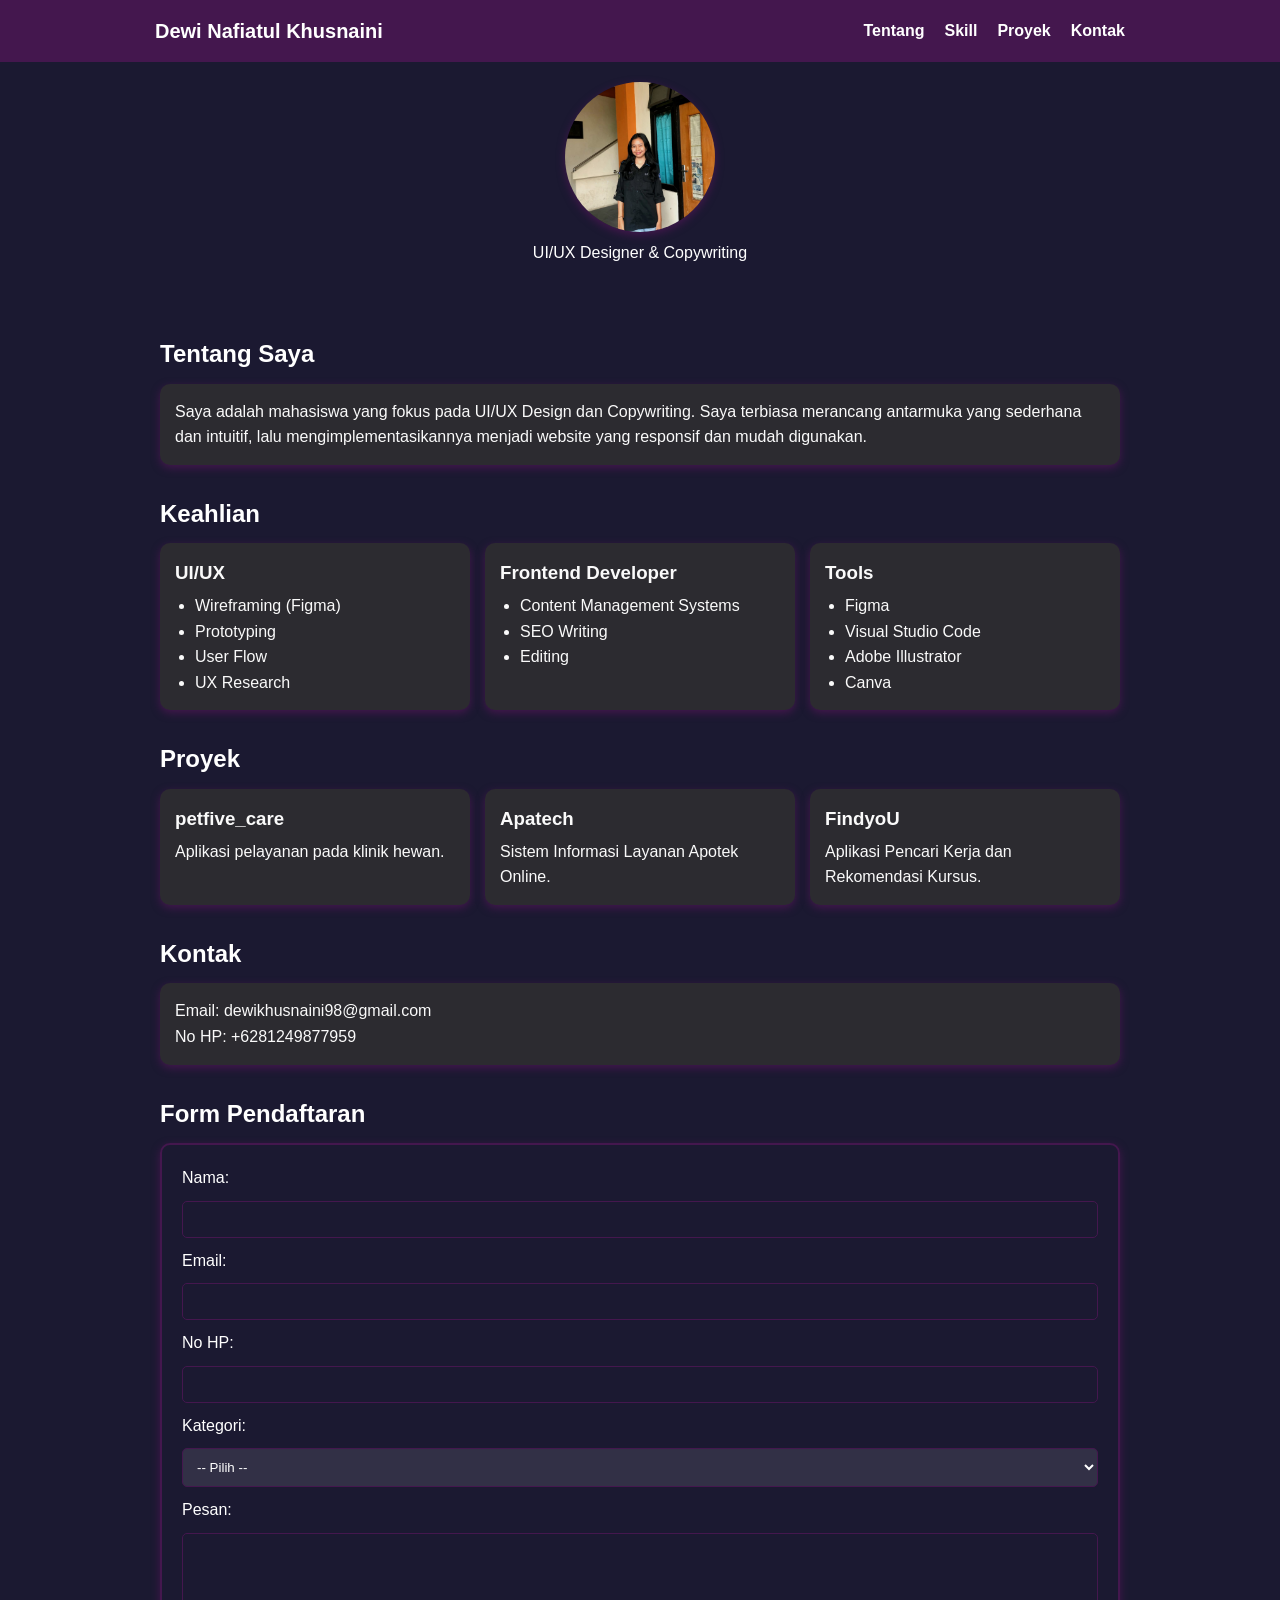
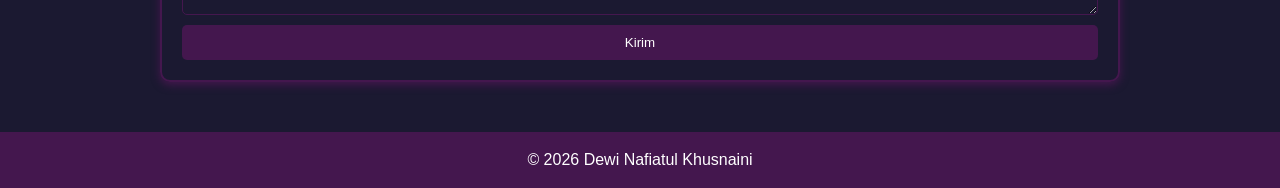
<file: LK-04/index.html>
<!DOCTYPE html>
<html lang="en">

<head>
    <meta charset="UTF-8">
    <meta name="viewport" content="width=device-width, initial-scale=1.0">
    <title>index</title>
    <link rel="stylesheet" href="style.css">
</head>

<body>

    <!-- HEADER / NAVBAR -->
    <header class="navbar">
        <div class="nav-container">

            <!-- KIRI -->
            <h1 class="logo">Dewi Nafiatul Khusnaini</h1>

            <!-- KANAN -->
            <nav>
                <ul class="nav-menu">
                    <li><a href="#tentang">Tentang</a></li>
                    <li><a href="#skill">Skill</a></li>
                    <li><a href="#proyek">Proyek</a></li>
                    <li><a href="#kontak">Kontak</a></li>
                </ul>
            </nav>

        </div>
    </header>

    <!-- HERO -->
    <section class="hero">
        <img src="dewi gen5.jpg" alt="Profile Image">
        <p>UI/UX Designer & Copywriting</p>
    </section>

    <!-- MAIN -->
    <main>

        <!-- Tentang -->
        <section id="tentang">
            <h2>Tentang Saya</h2>
            <article>
                <p>
                    Saya adalah mahasiswa yang fokus pada UI/UX Design dan Copywriting.
                    Saya terbiasa merancang antarmuka yang sederhana dan intuitif,
                    lalu mengimplementasikannya menjadi website yang responsif dan mudah digunakan.
                </p>
            </article>
        </section>

        <!-- Skill -->
        <section id="skill">
            <h2>Keahlian</h2>

            <div class="skill-container">
                <article>
                    <h3>UI/UX</h3>
                    <ul>
                        <li>Wireframing (Figma)</li>
                        <li>Prototyping</li>
                        <li>User Flow</li>
                        <li>UX Research</li>
                    </ul>
                </article>

                <article>
                    <h3>Frontend Developer</h3>
                    <ul>
                        <li>Content Management Systems</li>
                        <li>SEO Writing</li>
                        <li>Editing</li>
                    </ul>
                </article>

                <article>
                    <h3>Tools</h3>
                    <ul>
                        <li>Figma</li>
                        <li>Visual Studio Code</li>
                        <li>Adobe Illustrator</li>
                        <li>Canva</li>
                    </ul>
                </article>
            </div>
        </section>

        <!-- Project -->
        <section id="proyek">
            <h2>Proyek</h2>

            <div class="project-container">
                <article>
                    <h3>petfive_care</h3>
                    <p>Aplikasi pelayanan pada klinik hewan.</p>
                </article>

                <article>
                    <h3>Apatech</h3>
                    <p>Sistem Informasi Layanan Apotek Online.</p>
                </article>

                <article>
                    <h3>FindyoU</h3>
                    <p>Aplikasi Pencari Kerja dan Rekomendasi Kursus.</p>
                </article>
            </div>
        </section>

        <!-- Kontak -->
        <section id="kontak">
            <h2>Kontak</h2>
            <article>
                <p>Email: dewikhusnaini98@gmail.com</p>
                <p>No HP: +6281249877959</p>
            </article>
        </section>

        <!-- Form -->
        <section id="form">
            <h2>Form Pendaftaran</h2>

            <form id="formPendaftaran">
                <label>Nama:</label>
                <input type="text" required>

                <label>Email:</label>
                <input type="email" required>

                <label>No HP:</label>
                <input type="tel" required>

                <label>Kategori:</label>
                <select required>
                    <option>-- Pilih --</option>
                    <option>Web Desain</option>
                    <option>Desain</option>
                    <option>Jasa Copywriting</option>
                </select>

                <label>Pesan:</label>
                <textarea rows="4"></textarea>

                <button type="submit">Kirim</button>
            </form>
        </section>

    </main>

    <!-- Footer -->
    <footer>
        <p>&copy; 2026 Dewi Nafiatul Khusnaini</p>
    </footer>

</body>

</html>
</file>
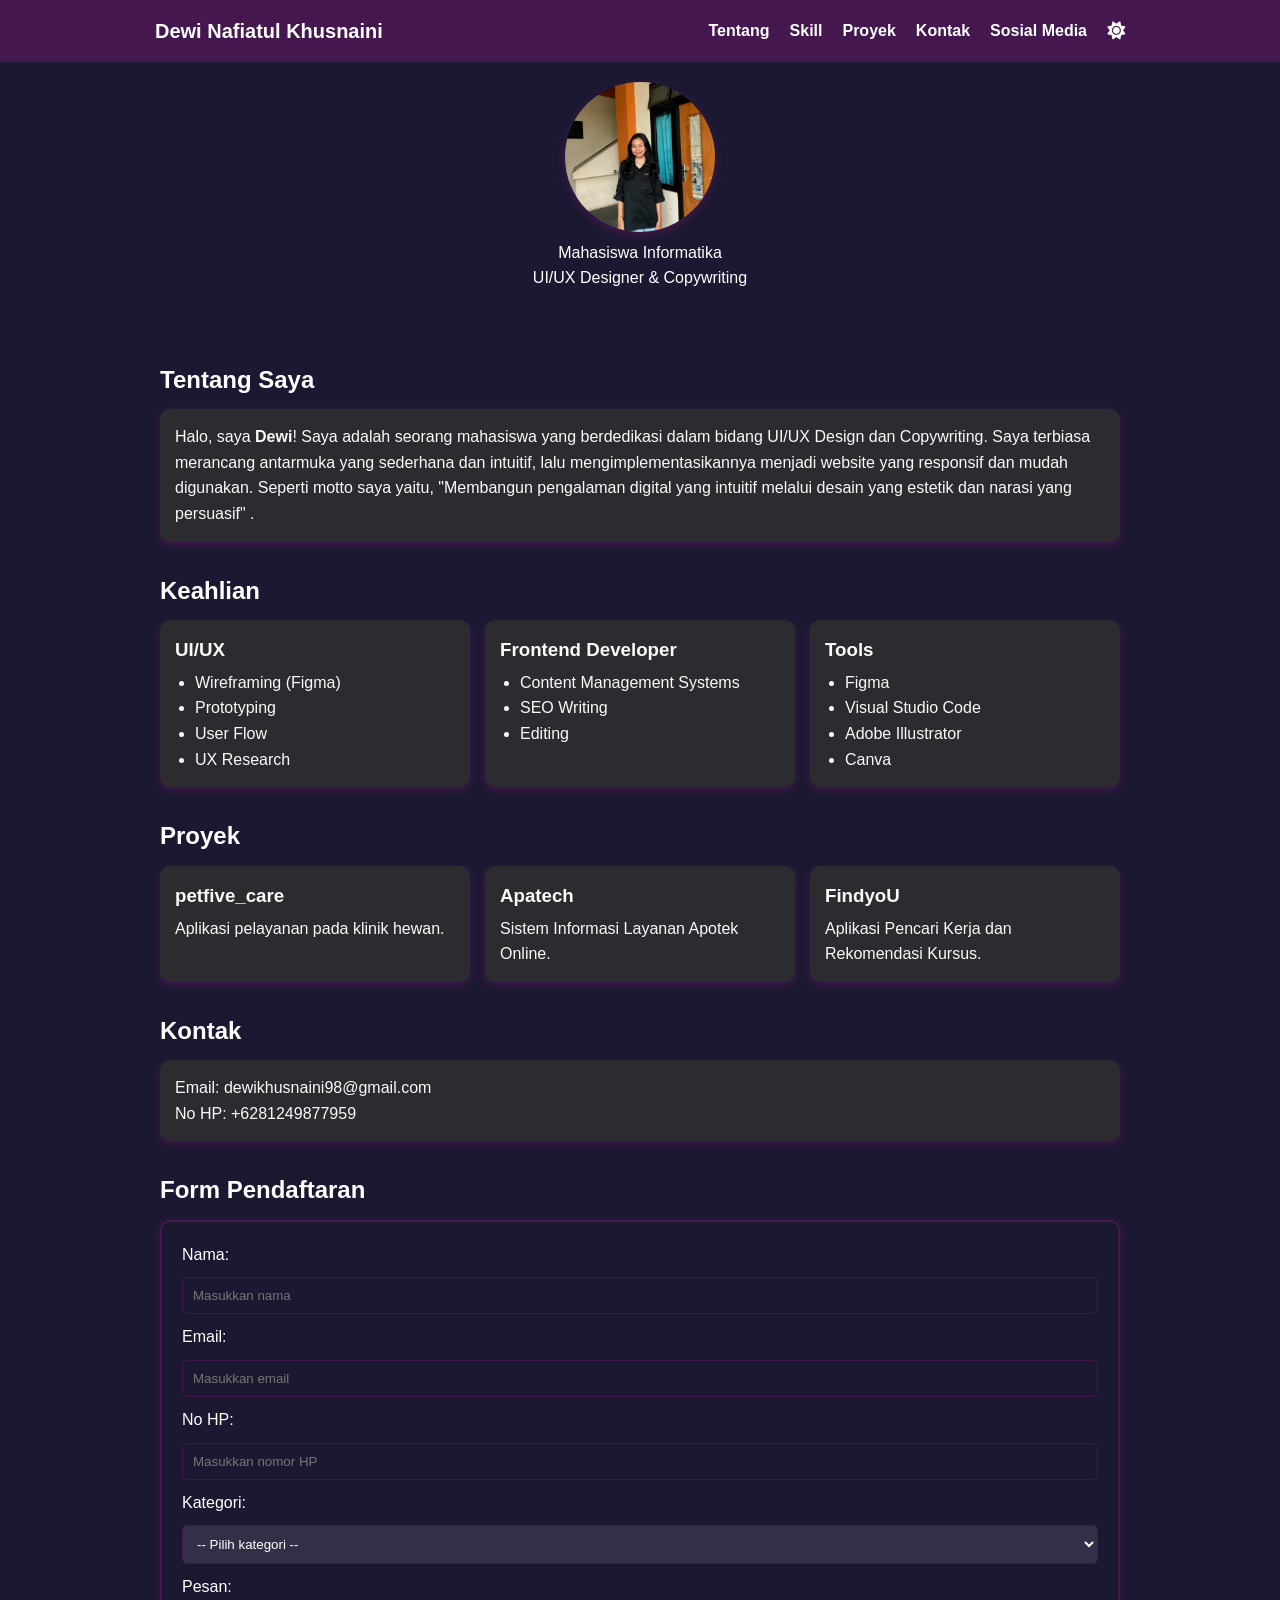
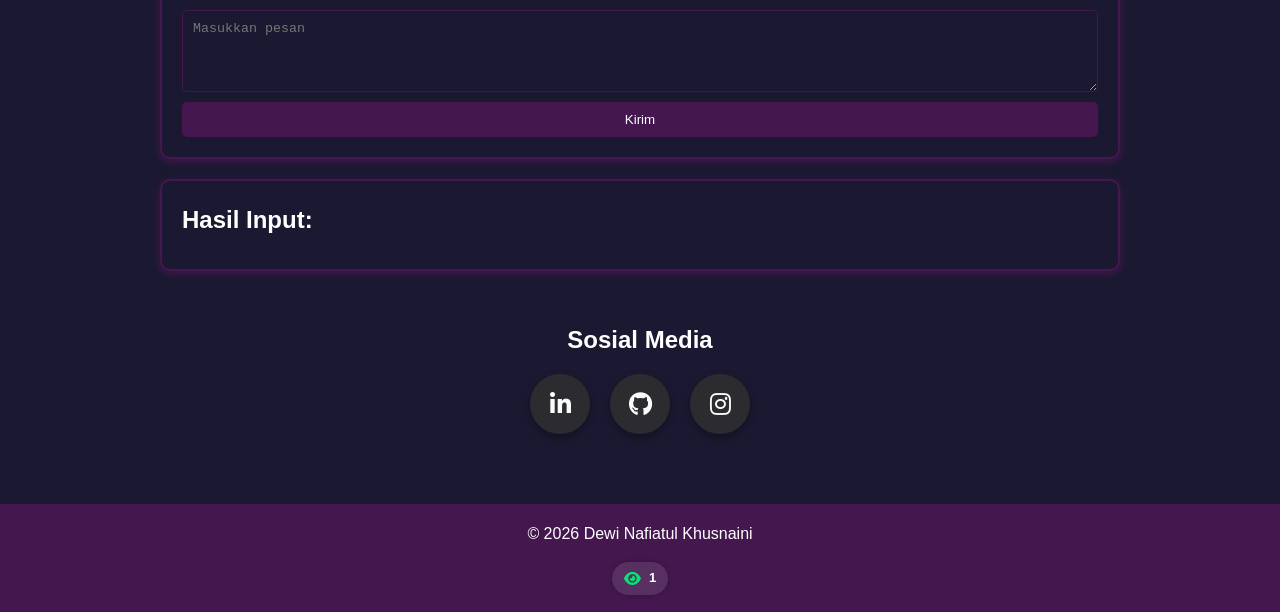
<file: LK-05/index.html>
<!DOCTYPE html>
<html lang="en">

<head>
    <meta charset="UTF-8">
    <meta name="viewport" content="width=device-width, initial-scale=1.0">
    <title>index</title>
    <link rel="stylesheet" href="style.css">
    <!-- Font Awesome untuk Ikon Sosmed -->
    <link rel="stylesheet" href="https://cdnjs.cloudflare.com/ajax/libs/font-awesome/6.4.0/css/all.min.css">
</head>

<body>

    <!-- HEADER / NAVBAR -->
    <header class="navbar">
        <div class="nav-container">

            <!-- KIRI -->
            <h1 class="logo">Dewi Nafiatul Khusnaini</h1>

            <!-- KANAN -->
            <nav>
                <ul class="nav-menu">
                    <li><a href="#tentang">Tentang</a></li>
                    <li><a href="#skill">Skill</a></li>
                    <li><a href="#proyek">Proyek</a></li>
                    <li><a href="#kontak">Kontak</a></li>
                    <li><a href="#sosmed">Sosial Media</a></li>
                    <li>
                        <button id="theme-toggle" class="theme-btn" title="Toggle Mode Terang/Gelap">
                            <i class="fas fa-sun" id="theme-icon"></i>
                        </button>
                    </li>
                </ul>
            </nav>

        </div>
    </header>

    <!-- HERO -->
    <section class="hero">
        <img src="dewi gen5.jpg" alt="Profile Image">
        <p>Mahasiswa Informatika</p>
        <p>UI/UX Designer & Copywriting</p>
    </section>

    <!-- MAIN -->
    <main>

        <!-- Tentang -->
        <section id="tentang">
            <h2>Tentang Saya</h2>
            <article>
                <p>
                    Halo, saya <b>Dewi</b>! Saya adalah seorang mahasiswa yang berdedikasi dalam bidang UI/UX Design dan
                    Copywriting. Saya terbiasa merancang antarmuka yang sederhana dan intuitif, lalu
                    mengimplementasikannya menjadi website yang responsif dan mudah digunakan. Seperti motto saya
                    yaitu, "Membangun pengalaman digital yang intuitif melalui desain yang estetik
                    dan narasi yang persuasif" . </p>
            </article>
        </section>

        <!-- Skill -->
        <section id="skill">
            <h2>Keahlian</h2>

            <div class="skill-container">
                <article>
                    <h3>UI/UX</h3>
                    <ul>
                        <li>Wireframing (Figma)</li>
                        <li>Prototyping</li>
                        <li>User Flow</li>
                        <li>UX Research</li>
                    </ul>
                </article>

                <article>
                    <h3>Frontend Developer</h3>
                    <ul>
                        <li>Content Management Systems</li>
                        <li>SEO Writing</li>
                        <li>Editing</li>
                    </ul>
                </article>

                <article>
                    <h3>Tools</h3>
                    <ul>
                        <li>Figma</li>
                        <li>Visual Studio Code</li>
                        <li>Adobe Illustrator</li>
                        <li>Canva</li>
                    </ul>
                </article>
            </div>
        </section>

        <!-- Project -->
        <section id="proyek">
            <h2>Proyek</h2>

            <div class="project-container">
                <article>
                    <h3>petfive_care</h3>
                    <p>Aplikasi pelayanan pada klinik hewan.</p>
                </article>

                <article>
                    <h3>Apatech</h3>
                    <p>Sistem Informasi Layanan Apotek Online.</p>
                </article>

                <article>
                    <h3>FindyoU</h3>
                    <p>Aplikasi Pencari Kerja dan Rekomendasi Kursus.</p>
                </article>
            </div>
        </section>

        <!-- Kontak -->
        <section id="kontak">
            <h2>Kontak</h2>
            <article>
                <p>Email: dewikhusnaini98@gmail.com</p>
                <p>No HP: +6281249877959</p>
            </article>
        </section>

        <!-- Form -->
        <section id="form">
            <h2>Form Pendaftaran</h2>

            <form id="formPendaftaran">
                <label>Nama:</label>
                <input type="text" id="nama" name="nama" placeholder="Masukkan nama">

                <label>Email:</label>
                <input type="email" id="email" name="email" placeholder="Masukkan email">

                <label>No HP:</label>
                <input type="tel" id="nohp" name="nohp" placeholder="Masukkan nomor HP">

                <label>Kategori:</label>
                <select id="kategori" required>
                    <option value="">-- Pilih kategori --</option>
                    <option>Web Desain</option>
                    <option>Desain</option>
                    <option>Jasa Copywriting</option>
                </select>

                <label>Pesan:</label>
                <textarea id="pesan" name="pesan" rows="4" placeholder="Masukkan pesan"></textarea>

                <button type="submit">Kirim</button>
            </form>

            <div id="hasilPendaftaran">
                <h2>Hasil Input:</h2>
            </div>

        </section>

        <!-- Social Media -->
        <section id="sosmed">
            <h2>Sosial Media</h2>
            <div class="social-container">
                <a href="https://www.linkedin.com/in/dewi-khusnaini-75393b1a9/" target="_blank" class="social-link"
                    id="link-linkedin" title="LinkedIn">
                    <i class="fab fa-linkedin-in"></i>
                </a>
                <a href="https://github.com/dewikhusnaini98-stack" target="_blank" class="social-link" id="link-github"
                    title="GitHub">
                    <i class="fab fa-github"></i>
                </a>
                <a href="https://www.instagram.com/ddiwaii_y/" target="_blank" class="social-link" id="link-instagram"
                    title="Instagram">
                    <i class="fab fa-instagram"></i>
                </a>
            </div>
        </section>

    </main>

    <!-- Footer -->
    <footer>
        <div class="footer-content">
            <p>&copy; 2026 Dewi Nafiatul Khusnaini</p>
            <div class="visitor-counter" title="Jumlah Pengunjung">
                <i class="fas fa-eye"></i>
                <span id="visitorCount">0</span>
            </div>
        </div>
    </footer>

    <script src="script.js"></script>
</body>

</html>
</file>
<file: LK-04/style.css>
/* RESET */
* {
  margin: 0;
  padding: 0;
  box-sizing: border-box;
}

/* BODY */
body {
  font-family: Arial, sans-serif;
  background: #1B1931;
  line-height: 1.6;
}

/* ================= */
/* NAVBAR */
/* ================= */
.navbar {
  background: #44174e;
  color: white;
}

.nav-container {
  max-width: 1000px;
  margin: auto;
  padding: 15px;

  display: flex;
  justify-content: space-between;
  align-items: center;
}

/* LOGO */
.logo {
  font-size: 20px;
}

/* MENU */
.nav-menu {
  display: flex;
  list-style: none;
  gap: 20px;
}

.nav-menu a {
  color: white;
  text-decoration: none;
  font-weight: bold;
}

.nav-menu a:hover {
  text-decoration: underline;
}

/* ================= */
/* HERO */
/* ================= */
.hero {
  color: white;
  text-align: center;
  padding: 20px;
}

.hero img {
  width: 150px;
  height: 150px;
  border-radius: 50%;
  object-fit: cover;
  box-shadow: 0 3px 8px #44174e;
}

/* ================= */
/* MAIN */
/* ================= */
main {
  max-width: 1000px;
  margin: auto;
  padding: 20px;
}

section {
  margin-bottom: 30px;
}

/* CARD */
article {
  background: #2C2B30;
  color: #fafafa;
  padding: 15px;
  border-radius: 10px;
  box-shadow: 0 3px 8px #44174e;
}

/* TYPO */
h2 {
  color: white;
  margin-bottom: 10px;
}

h3 {
  margin-bottom: 5px;
}

/* LIST */
ul {
  margin-left: 20px;
}

/* GRID */
.skill-container,
.project-container {
  display: grid;
  grid-template-columns: repeat(3, 1fr);
  gap: 15px;
}

/* FORM */
form {
  background: transparent;
  color: white;
  padding: 20px;
  border-radius: 10px;
  border: 2px solid #44174e;
  display: flex;
  flex-direction: column;
  gap: 10px;
  box-shadow: 0 3px 8px #44174e;
}

/* INPUT & TEXTAREA */
input,
textarea {
  padding: 10px;
  border-radius: 5px;
  border: 1px solid #44174e;
  background: transparent;
  color: #fff;
}

/* SELECT */
select {
  padding: 10px;
  border-radius: 5px;
  border: 1px solid #44174e;
  background: rgba(255,255,255,0.1);
  color: #fff;
}

/* OPTION (DROPDOWN) */
select option {
  background: #fff;
  color: #000;
}

/* BUTTON */
button {
  background: #44174e;
  color: white;
  padding: 10px;
  border: none;
  border-radius: 5px;
}

button:hover {
  background: #0056b3;
  cursor: pointer;
}

/* FOOTER */
footer {
  text-align: center;
  padding: 15px;
  background: #44174e;
  color: white;
}

/* ================= */
/* RESPONSIVE */
/* ================= */

/* TABLET */
@media (max-width: 768px) {
  .nav-container {
    flex-direction: column;
    gap: 10px;
  }

  .nav-menu {
    flex-direction: column;
  }

  .skill-container,
  .project-container {
    grid-template-columns: 1fr 1fr;
  }
}

/* MOBILE */
@media (max-width: 480px) {
  .skill-container,
  .project-container {
    grid-template-columns: 1fr;
  }

  body {
    font-size: 14px;
  }
}
</file>
<file: LK-05/style.css>
/* RESET */
* {
  margin: 0;
  padding: 0;
  box-sizing: border-box;
}

/* BODY */
body {
  font-family: Arial, sans-serif;
  background: #1B1931;
  line-height: 1.6;
}

/* ================= */
/* NAVBAR */
/* ================= */
.navbar {
  background: #44174e;
  color: white;
}

.nav-container {
  max-width: 1000px;
  margin: auto;
  padding: 15px;

  display: flex;
  justify-content: space-between;
  align-items: center;
}

/* LOGO */
.logo {
  font-size: 20px;
}

/* MENU */
.nav-menu {
  display: flex;
  list-style: none;
  gap: 20px;
  align-items: center;
  justify-content: center;
}

.nav-menu a {
  color: white;
  text-decoration: none;
  font-weight: bold;
  display: inline-block;
  line-height: 1;
}

.nav-menu a:hover {
  text-decoration: underline;
}

/* ================= */
/* HERO */
/* ================= */
.hero {
  color: white;
  text-align: center;
  padding: 20px;
}

.hero img {
  width: 150px;
  height: 150px;
  border-radius: 50%;
  object-fit: cover;
  box-shadow: 0 3px 8px #44174e;
}

/* ================= */
/* MAIN */
/* ================= */
main {
  max-width: 1000px;
  margin: auto;
  padding: 20px;
}

section {
  margin-bottom: 30px;
}

/* CARD */
article {
  background: #2C2B30;
  color: #fafafa;
  padding: 15px;
  border-radius: 10px;
  box-shadow: 0 3px 8px #44174e;
}

/* TYPO */
h2 {
  color: white;
  margin-bottom: 10px;
}

h3 {
  margin-bottom: 5px;
}

/* LIST */
ul {
  margin-left: 20px;
}

/* GRID */
.skill-container,
.project-container {
  display: grid;
  grid-template-columns: repeat(3, 1fr);
  gap: 15px;
}

/* FORM */
form {
  background: transparent;
  color: white;
  padding: 20px;
  border-radius: 10px;
  border: 2px solid #44174e;
  display: flex;
  flex-direction: column;
  gap: 10px;
  box-shadow: 0 3px 8px #44174e;
}

#hasilPendaftaran {
  background: transparent;
  color: white;
  padding: 20px;
  border-radius: 10px;
  border: 2px solid #44174e;
  display: flex;
  flex-direction: column;
  gap: 10px;
  box-shadow: 0 3px 8px #44174e;
  margin-top: 20px;
}

/* INPUT & TEXTAREA */
input,
textarea {
  padding: 10px;
  border-radius: 5px;
  border: 1px solid #44174e;
  background: transparent;
  color: #fff;
}

/* SELECT */
select {
  padding: 10px;
  border-radius: 5px;
  border: 1px solid #44174e;
  background: rgba(255, 255, 255, 0.1);
  color: #fff;
}

/* OPTION (DROPDOWN) */
select option {
  background: #fff;
  color: #000;
}

/* BUTTON */
button {
  background: #44174e;
  color: white;
  padding: 10px;
  border: none;
  border-radius: 5px;
}

button:hover {
  background: #0056b3;
  cursor: pointer;
}

/* FOOTER */
footer {
  padding: 17px;
  background: #44174e;
  color: white;
  text-align: center;
}

.footer-content {
  max-width: 1000px;
  margin: auto;
  display: flex;
  flex-direction: column;
  justify-content: center;
  align-items: center;
  gap: 15px;
}

.visitor-counter {
  display: inline-flex;
  align-items: center;
  gap: 8px;
  background: rgba(255, 255, 255, 0.1);
  padding: 6px 12px;
  border-radius: 20px;
  font-size: 13px;
  font-weight: bold;
  box-shadow: 0 0 5px rgba(0, 0, 0, 0.2);
  transition: all 0.3s ease;
}

.visitor-counter:hover {
  background: rgba(255, 255, 255, 0.25);
  transform: scale(1.05);
}

.visitor-counter i {
  color: #00e676;
  font-size: 15px;
}

/* ================= */
/* SOSIAL MEDIA */
/* ================= */
#sosmed {
  text-align: center;
  padding: 20px 0;
}

.social-container {
  display: flex;
  justify-content: center;
  gap: 20px;
  margin-top: 15px;
}

.social-link {
  display: flex;
  justify-content: center;
  align-items: center;
  width: 60px;
  height: 60px;
  border-radius: 50%;
  background: #2C2B30;
  color: #fafafa;
  font-size: 24px;
  text-decoration: none;
  box-shadow: 0 4px 10px rgba(0, 0, 0, 0.3);
  transition: all 0.3s ease;
  position: relative;
  overflow: hidden;
}

/* Hover Effects Container */
.social-link:hover {
  transform: translateY(-5px) scale(1.1);
  box-shadow: 0 8px 15px rgba(68, 23, 78, 0.6);
}

.social-link#link-linkedin:hover {
  background: #0077b5;
  color: white;
}

.social-link#link-github:hover {
  background: #333;
  color: white;
}

.social-link#link-instagram:hover {
  background: linear-gradient(45deg, #f09433 0%, #e6683c 25%, #dc2743 50%, #cc2366 75%, #bc1888 100%);
  color: white;
}

/* Ripple Animasi dari JS */
.ripple {
  position: absolute;
  border-radius: 50%;
  transform: translate(-50%, -50%) scale(0);
  animation: ripple-anim 0.6s linear;
  background-color: rgba(255, 255, 255, 0.5);
}

@keyframes ripple-anim {
  to {
    transform: translate(-50%, -50%) scale(4);
    opacity: 0;
  }
}

/* ================= */
/* TEMA LIGHT MODE */
/* ================= */
/* Tombol Tema di Navbar */
.theme-btn {
  background: transparent !important;
  color: white !important;
  border: none;
  font-size: 18px;
  cursor: pointer;
  transition: transform 0.3s ease;
  display: flex;
  align-items: center;
  padding: 0;
  margin: 0;
  height: 100%;
}

.theme-btn:hover {
  transform: scale(1.2);
}

body.light-mode {
  background: #f0f2f5;
  color: #333;
}

body.light-mode h2,
body.light-mode h3,
body.light-mode p {
  color: #222;
}

body.light-mode footer p,
body.light-mode .visitor-counter {
  color: white;
}

body.light-mode .visitor-counter i {
  color: #00e676;
}

body.light-mode article {
  background: #ffffff;
  color: #333;
  box-shadow: 0 3px 8px rgba(0, 0, 0, 0.1);
}

body.light-mode form,
body.light-mode #hasilPendaftaran {
  border: 2px solid #ccc;
  background: #ffffff;
  color: #333;
  box-shadow: 0 3px 8px rgba(0, 0, 0, 0.1);
}

body.light-mode input,
body.light-mode textarea,
body.light-mode select {
  background: #fff;
  border: 1px solid #ccc;
  color: #333;
}

body.light-mode select option {
  color: #333;
}

body.light-mode .social-link {
  background: #ffffff;
  color: #333;
  box-shadow: 0 4px 10px rgba(0, 0, 0, 0.1);
}

/* ================= */
/* RESPONSIVE */
/* ================= */

/* TABLET */
@media (max-width: 768px) {
  .nav-container {
    flex-direction: column;
    gap: 10px;
  }

  .nav-menu {
    flex-direction: column;
  }

  .skill-container,
  .project-container {
    grid-template-columns: 1fr 1fr;
  }
}

/* MOBILE */
@media (max-width: 480px) {

  .footer-content {
    flex-direction: column;
    gap: 12px;
  }

  .skill-container,
  .project-container {
    grid-template-columns: 1fr;
  }

  body {
    font-size: 14px;
  }
}
</file>
